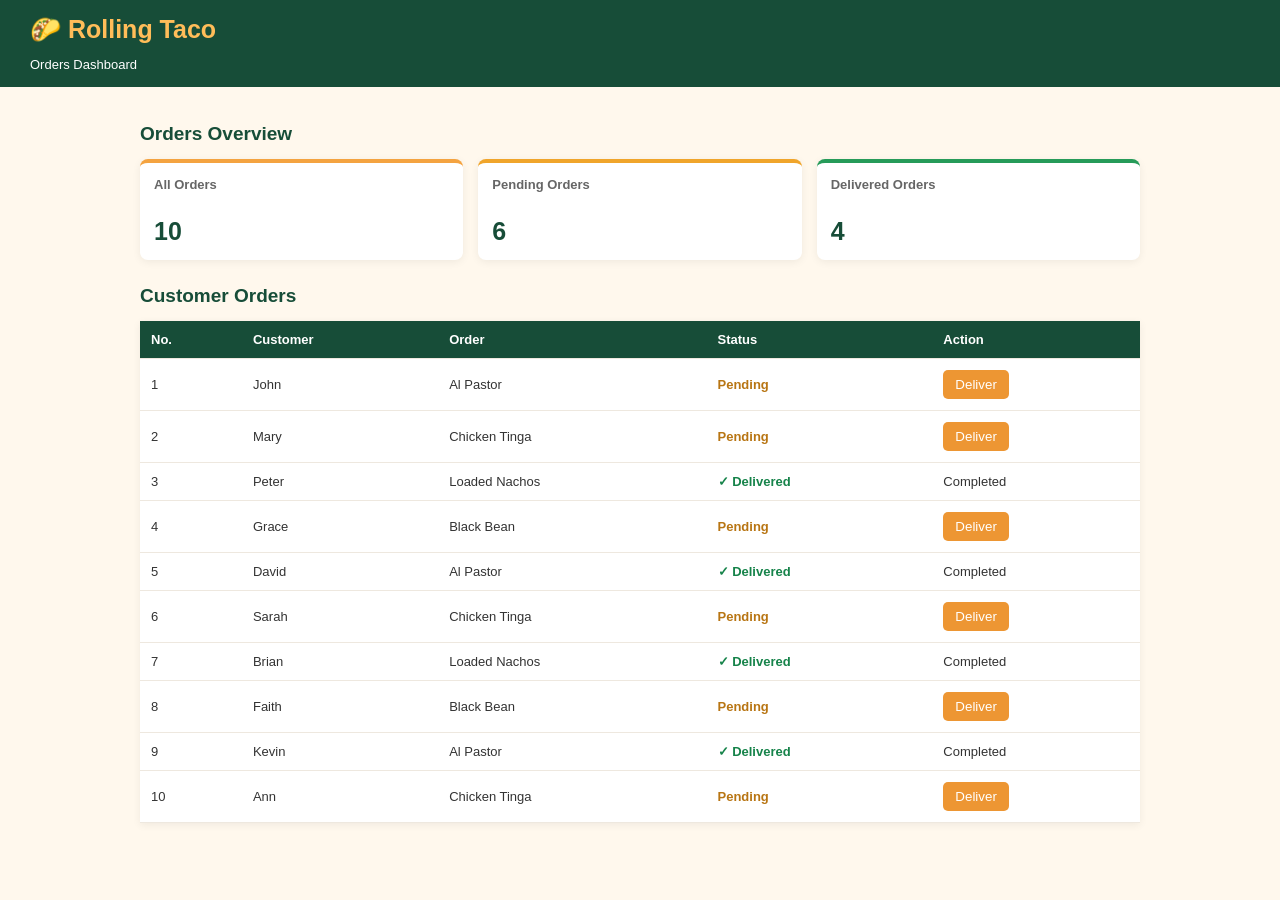
<file: dashboard.html>
<!DOCTYPE html>
<html>
<head>
    <title>Rolling Taco Dashboard</title>
    <link rel="stylesheet" href="dashboard.css">
</head>
<body>

<header>
    <h1>🌮 Rolling Taco</h1>
    <p>Orders Dashboard</p>
</header>

<div class="container">

    <h2>Orders Overview</h2>

    <div class="summary">
        <div class="card">
            <h3>All Orders</h3>
            <p id="all">10</p>
        </div>

        <div class="card pending">
            <h3>Pending Orders</h3>
            <p id="pending">6</p>
        </div>

        <div class="card delivered">
            <h3>Delivered Orders</h3>
            <p id="delivered">4</p>
        </div>
    </div>

    <h2>Customer Orders</h2>

    <table>
        <tr>
            <th>No.</th>
            <th>Customer</th>
            <th>Order</th>
            <th>Status</th>
            <th>Action</th>
        </tr>

        <tr>
            <td>1</td><td>John</td><td>Al Pastor</td>
            <td class="status">Pending</td>
            <td><button onclick="deliver(this)">Deliver</button></td>
        </tr>
        <tr>
            <td>2</td><td>Mary</td><td>Chicken Tinga</td>
            <td class="status">Pending</td>
            <td><button onclick="deliver(this)">Deliver</button></td>
        </tr>
        <tr>
            <td>3</td><td>Peter</td><td>Loaded Nachos</td>
            <td class="status done">✓ Delivered</td>
            <td>Completed</td>
        </tr>
        <tr>
            <td>4</td><td>Grace</td><td>Black Bean</td>
            <td class="status">Pending</td>
            <td><button onclick="deliver(this)">Deliver</button></td>
        </tr>
        <tr>
            <td>5</td><td>David</td><td>Al Pastor</td>
            <td class="status done">✓ Delivered</td>
            <td>Completed</td>
        </tr>
        <tr>
            <td>6</td><td>Sarah</td><td>Chicken Tinga</td>
            <td class="status">Pending</td>
            <td><button onclick="deliver(this)">Deliver</button></td>
        </tr>
        <tr>
            <td>7</td><td>Brian</td><td>Loaded Nachos</td>
            <td class="status done">✓ Delivered</td>
            <td>Completed</td>
        </tr>
        <tr>
            <td>8</td><td>Faith</td><td>Black Bean</td>
            <td class="status">Pending</td>
            <td><button onclick="deliver(this)">Deliver</button></td>
        </tr>
        <tr>
            <td>9</td><td>Kevin</td><td>Al Pastor</td>
            <td class="status done">✓ Delivered</td>
            <td>Completed</td>
        </tr>
        <tr>
            <td>10</td><td>Ann</td><td>Chicken Tinga</td>
            <td class="status">Pending</td>
            <td><button onclick="deliver(this)">Deliver</button></td>
        </tr>
    </table>

</div>

<script src="dashboard.js"></script>
</body>
</html>
</file>
<file: dashboard.css>
body {
    font-family: Arial, sans-serif;
    margin: 0;
    background: #fff8ed;
    color: #333;
}

header {
    background: #174d38;
    color: white;
    padding: 15px 30px;
}

header h1 {
    margin: 0;
    color: #ffbd59;
    font-size: 25px;
}

header p {
    margin-bottom: 0;
    font-size: 13px;
}

.container {
    max-width: 1000px;
    margin: auto;
    padding: 20px;
}

h2 {
    color: #174d38;
    font-size: 19px;
    margin-bottom: 14px;
}

.summary {
    display: flex;
    gap: 15px;
    margin-bottom: 25px;
}

.card {
    background: white;
    padding: 14px;
    flex: 1;
    border-radius: 8px;
    border-top: 4px solid #f4a340;
    box-shadow: 0 2px 8px #00000010;
}

.card h3 {
    font-size: 13px;
    color: #666;
    margin: 0;
}

.card p {
    font-size: 25px;
    font-weight: bold;
    color: #174d38;
    margin-bottom: 0;
}

.pending {
    border-color: #f0a52b;
}

.delivered {
    border-color: #269b59;
}

table {
    width: 100%;
    border-collapse: collapse;
    background: white;
    box-shadow: 0 2px 8px #00000010;
}

th {
    background: #174d38;
    color: white;
    text-align: left;
}

th, td {
    padding: 11px;
    font-size: 13px;
    border-bottom: 1px solid #eee8df;
}

tr:hover {
    background: #fff2dc;
}

.status {
    color: #b87513;
    font-weight: bold;
}

.done {
    color: #16834a;
}

button {
    background: #ed9633;
    color: white;
    border: none;
    padding: 7px 12px;
    border-radius: 5px;
    cursor: pointer;
}

button:hover {
    background: #d47a1b;
}

@media (max-width: 650px) {
    .summary {
        gap: 8px;
    }

    .card {
        padding: 9px;
    }

    .card h3 {
        font-size: 11px;
    }

    .card p {
        font-size: 20px;
    }

    .container {
        padding: 10px;
        overflow-x: auto;
    }

    table {
        min-width: 550px;
    }
}
</file>
